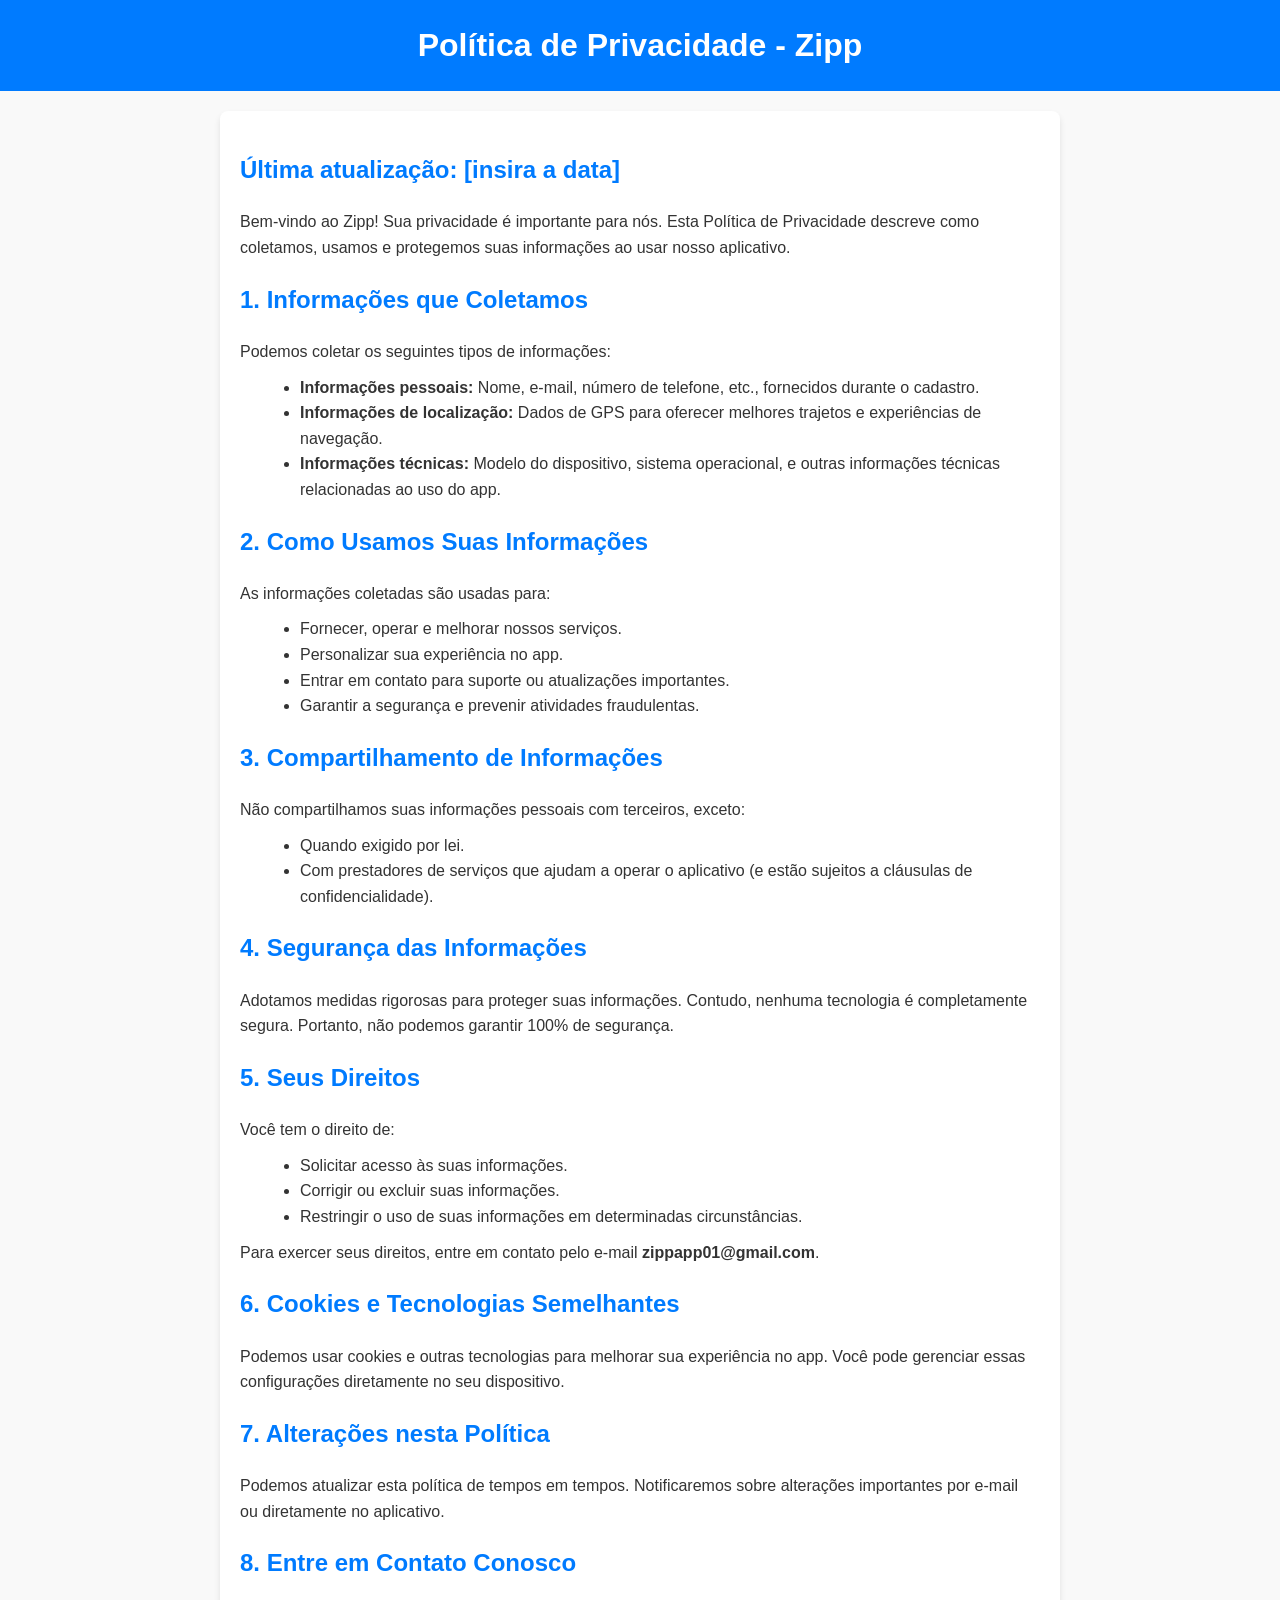
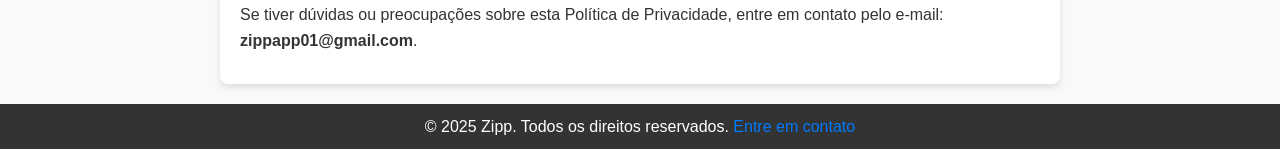
<file: index.html>
<!DOCTYPE html>
<html lang="pt-BR">
<head>
  <meta charset="UTF-8">
  <meta name="viewport" content="width=device-width, initial-scale=1.0">
  <title>Política de Privacidade - Zipp</title>
  <style>
    body {
      font-family: Arial, sans-serif;
      margin: 0;
      padding: 0;
      line-height: 1.6;
      background-color: #f9f9f9;
      color: #333;
    }
    header {
      background-color: #007BFF;
      color: white;
      padding: 20px 0;
      text-align: center;
    }
    header h1 {
      margin: 0;
      font-size: 2rem;
    }
    main {
      max-width: 800px;
      margin: 20px auto;
      padding: 20px;
      background: white;
      box-shadow: 0 4px 6px rgba(0, 0, 0, 0.1);
      border-radius: 8px;
    }
    h2 {
      color: #007BFF;
      margin-top: 20px;
    }
    p {
      margin: 10px 0;
    }
    ul {
      margin: 10px 0 10px 20px;
      list-style: disc;
    }
    footer {
      text-align: center;
      margin-top: 20px;
      padding: 10px 0;
      background-color: #333;
      color: white;
    }
    footer p {
      margin: 0;
    }
    footer a {
      color: #007BFF;
      text-decoration: none;
    }
    footer a:hover {
      text-decoration: underline;
    }
  </style>
</head>
<body>
  <header>
    <h1>Política de Privacidade - Zipp</h1>
  </header>
  <main>
    <h2>Última atualização: [insira a data]</h2>
    <p>Bem-vindo ao Zipp! Sua privacidade é importante para nós. Esta Política de Privacidade descreve como coletamos, usamos e protegemos suas informações ao usar nosso aplicativo.</p>
    
    <h2>1. Informações que Coletamos</h2>
    <p>Podemos coletar os seguintes tipos de informações:</p>
    <ul>
      <li><strong>Informações pessoais:</strong> Nome, e-mail, número de telefone, etc., fornecidos durante o cadastro.</li>
      <li><strong>Informações de localização:</strong> Dados de GPS para oferecer melhores trajetos e experiências de navegação.</li>
      <li><strong>Informações técnicas:</strong> Modelo do dispositivo, sistema operacional, e outras informações técnicas relacionadas ao uso do app.</li>
    </ul>

    <h2>2. Como Usamos Suas Informações</h2>
    <p>As informações coletadas são usadas para:</p>
    <ul>
      <li>Fornecer, operar e melhorar nossos serviços.</li>
      <li>Personalizar sua experiência no app.</li>
      <li>Entrar em contato para suporte ou atualizações importantes.</li>
      <li>Garantir a segurança e prevenir atividades fraudulentas.</li>
    </ul>

    <h2>3. Compartilhamento de Informações</h2>
    <p>Não compartilhamos suas informações pessoais com terceiros, exceto:</p>
    <ul>
      <li>Quando exigido por lei.</li>
      <li>Com prestadores de serviços que ajudam a operar o aplicativo (e estão sujeitos a cláusulas de confidencialidade).</li>
    </ul>

    <h2>4. Segurança das Informações</h2>
    <p>Adotamos medidas rigorosas para proteger suas informações. Contudo, nenhuma tecnologia é completamente segura. Portanto, não podemos garantir 100% de segurança.</p>

    <h2>5. Seus Direitos</h2>
    <p>Você tem o direito de:</p>
    <ul>
      <li>Solicitar acesso às suas informações.</li>
      <li>Corrigir ou excluir suas informações.</li>
      <li>Restringir o uso de suas informações em determinadas circunstâncias.</li>
    </ul>
    <p>Para exercer seus direitos, entre em contato pelo e-mail <strong>zippapp01@gmail.com</strong>.</p>

    <h2>6. Cookies e Tecnologias Semelhantes</h2>
    <p>Podemos usar cookies e outras tecnologias para melhorar sua experiência no app. Você pode gerenciar essas configurações diretamente no seu dispositivo.</p>

    <h2>7. Alterações nesta Política</h2>
    <p>Podemos atualizar esta política de tempos em tempos. Notificaremos sobre alterações importantes por e-mail ou diretamente no aplicativo.</p>

    <h2>8. Entre em Contato Conosco</h2>
    <p>Se tiver dúvidas ou preocupações sobre esta Política de Privacidade, entre em contato pelo e-mail: <strong>zippapp01@gmail.com</strong>.</p>
  </main>
  <footer>
    <p>&copy; 2025 Zipp. Todos os direitos reservados. <a href="mailto:zippapp01@gmail.com">Entre em contato</a></p>
  </footer>
</body>
</html>
</file>
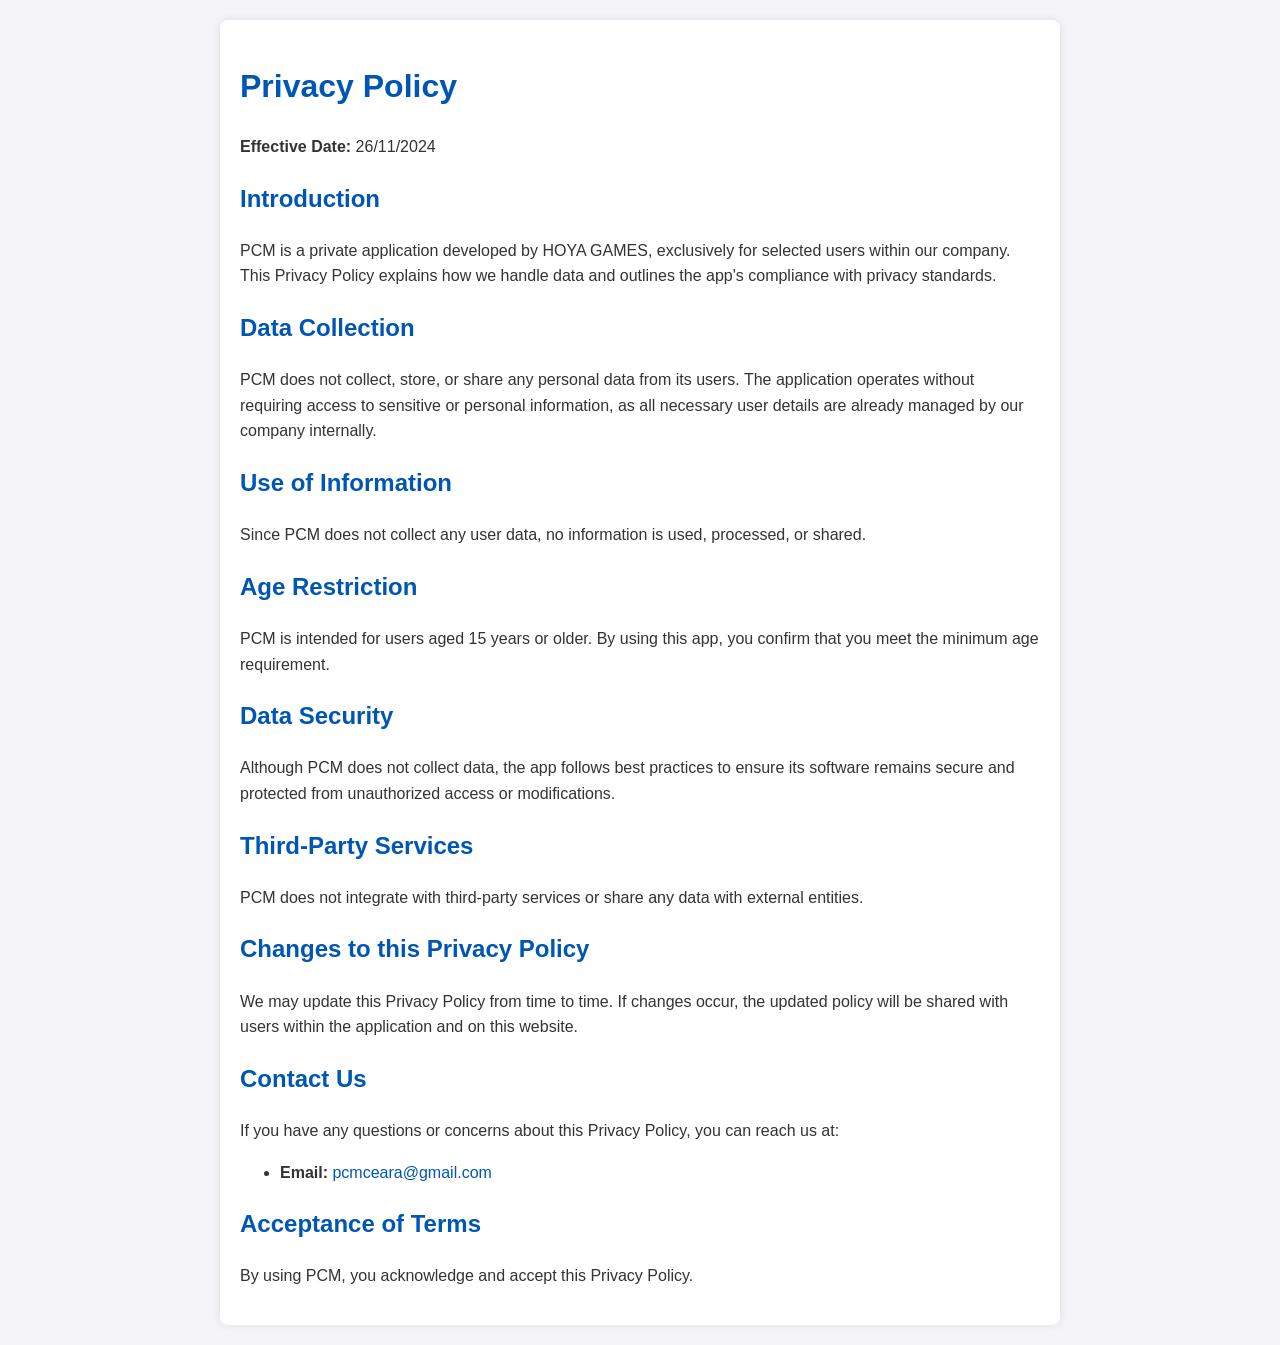
<file: privacy.html>
<!DOCTYPE html>
<html lang="en">
<head>
  <meta charset="UTF-8">
  <meta name="viewport" content="width=device-width, initial-scale=1.0">
  <meta name="author" content="HOYA GAMES">
  <title>Privacy Policy - PCM</title>
  <style>
    body {
      font-family: Arial, sans-serif;
      margin: 0;
      padding: 0;
      line-height: 1.6;
      color: #333;
      background-color: #f4f4f9;
    }
    .container {
      max-width: 800px;
      margin: 20px auto;
      padding: 20px;
      background: #fff;
      box-shadow: 0 0 10px rgba(0, 0, 0, 0.1);
      border-radius: 8px;
    }
    h1, h2 {
      color: #0056b3;
    }
    a {
      color: #0056b3;
      text-decoration: none;
    }
    a:hover {
      text-decoration: underline;
    }
  </style>
</head>
<body>
  <div class="container">
    <h1>Privacy Policy</h1>
    <p><strong>Effective Date:</strong> 26/11/2024</p>

    <h2>Introduction</h2>
    <p>PCM is a private application developed by HOYA GAMES, exclusively for selected users within our company. This Privacy Policy explains how we handle data and outlines the app's compliance with privacy standards.</p>

    <h2>Data Collection</h2>
    <p>PCM does not collect, store, or share any personal data from its users. The application operates without requiring access to sensitive or personal information, as all necessary user details are already managed by our company internally.</p>

    <h2>Use of Information</h2>
    <p>Since PCM does not collect any user data, no information is used, processed, or shared.</p>

    <h2>Age Restriction</h2>
    <p>PCM is intended for users aged 15 years or older. By using this app, you confirm that you meet the minimum age requirement.</p>

    <h2>Data Security</h2>
    <p>Although PCM does not collect data, the app follows best practices to ensure its software remains secure and protected from unauthorized access or modifications.</p>

    <h2>Third-Party Services</h2>
    <p>PCM does not integrate with third-party services or share any data with external entities.</p>

    <h2>Changes to this Privacy Policy</h2>
    <p>We may update this Privacy Policy from time to time. If changes occur, the updated policy will be shared with users within the application and on this website.</p>

    <h2>Contact Us</h2>
    <p>If you have any questions or concerns about this Privacy Policy, you can reach us at:</p>
    <ul>
      <li><strong>Email:</strong> <a href="mailto:pcmceara@gmail.com">pcmceara@gmail.com</a></li>
    </ul>

    <h2>Acceptance of Terms</h2>
    <p>By using PCM, you acknowledge and accept this Privacy Policy.</p>
  </div>
</body>
</html>
</file>
